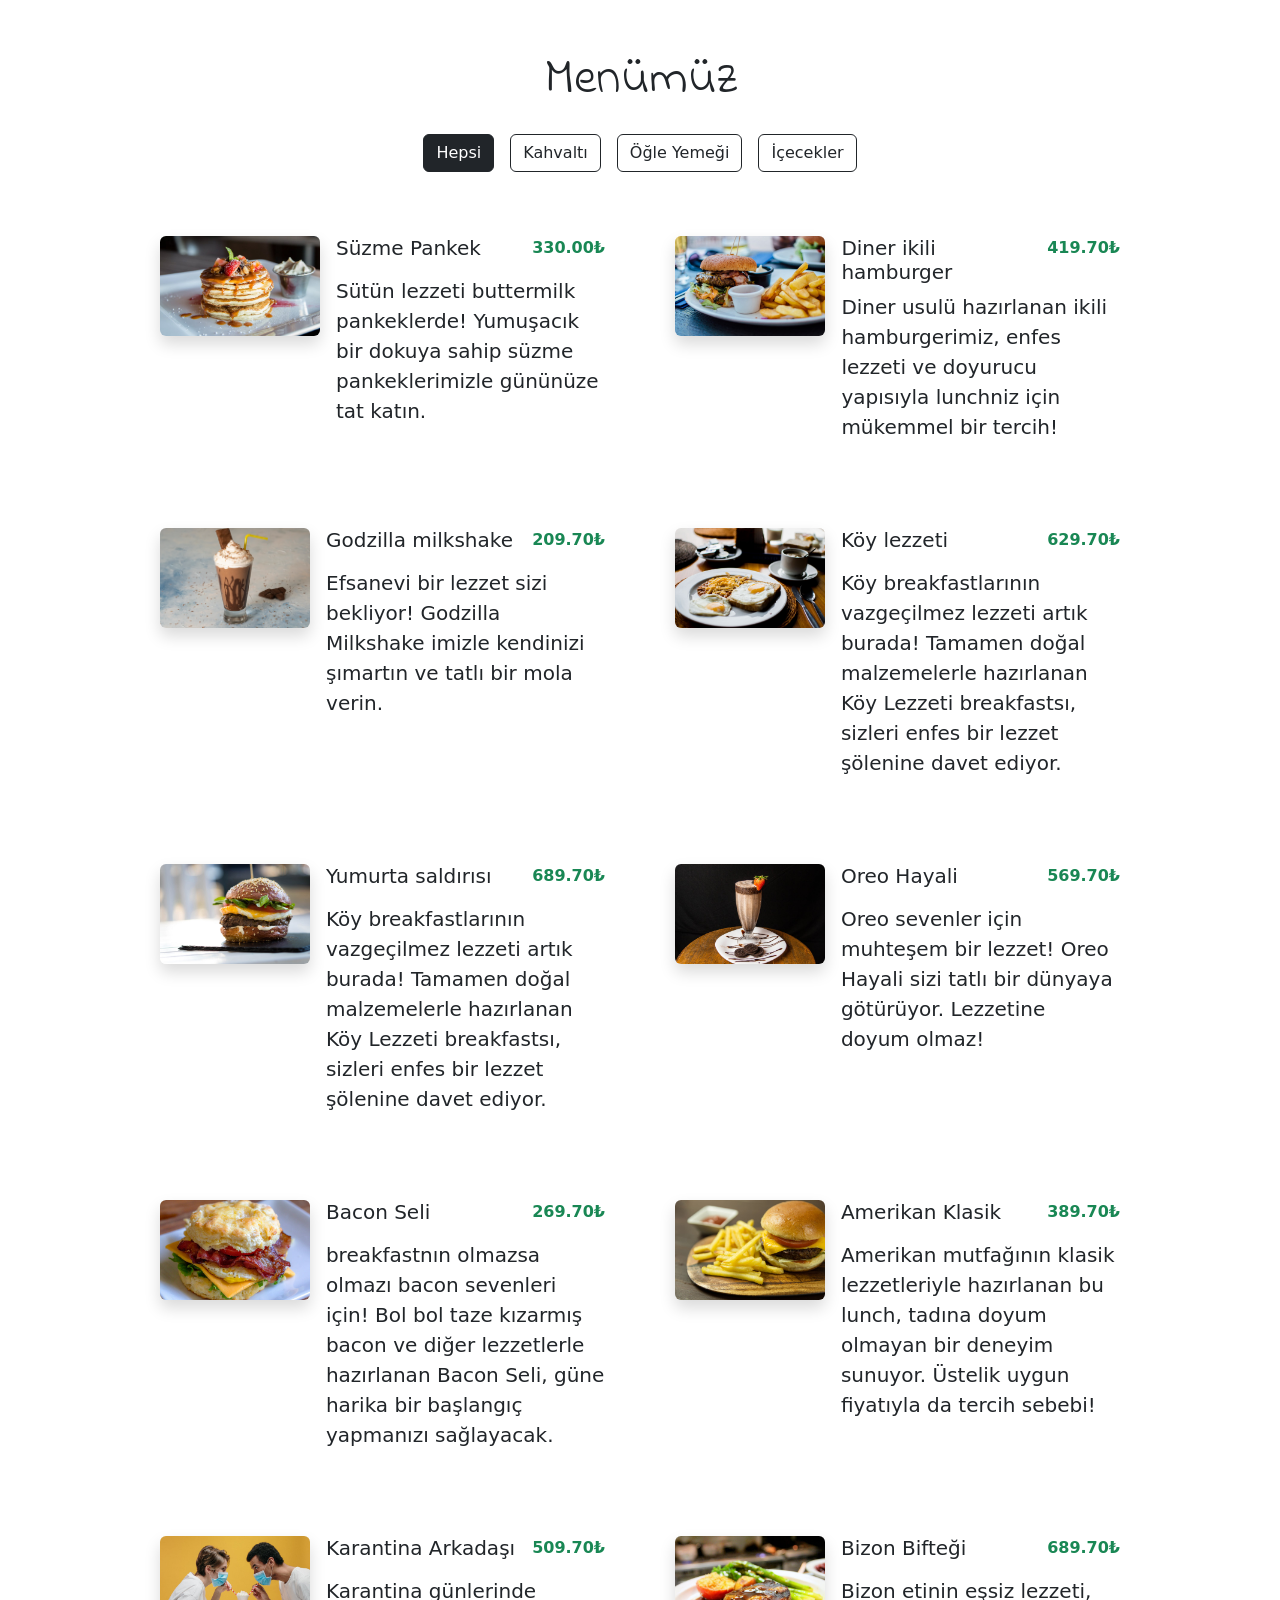
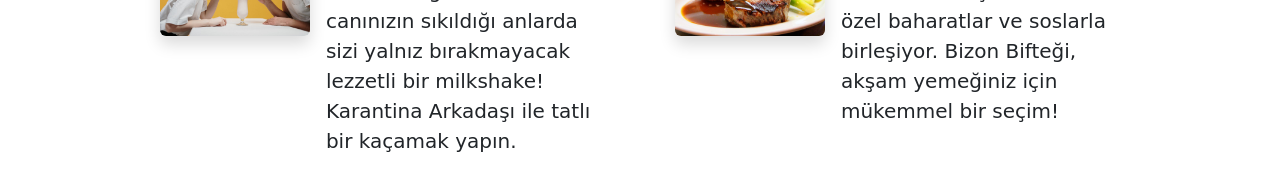
<file: index.html>
<!DOCTYPE html>
<html lang="en">
  <head>
    <meta charset="UTF-8" />
    <meta
      name="viewport"
      content="width=device-width, initial-scale=1.0"
    />
    <title>Document</title>

    <link
      rel="stylesheet"
      href="https://cdnjs.cloudflare.com/ajax/libs/bootstrap/5.3.2/css/bootstrap.min.css"
    />
    <link rel="stylesheet" href="style.css" />
  </head>
  <body>
    <!-- başlık -->
    <h1 class="heading">Menümüz</h1>

    <!-- butonlar -->
    <div
      id="buttons"
      class="d-flex justify-content-center gap-3 my-4"
    >
     
    </div>

    <!-- menü listesi -->
    <div id="menu-list">
      
    </div>

    <script src="main.js" type="module"></script>
  </body>
</html>
</file>
<file: style.css>
@import url('https://fonts.googleapis.com/css2?family=Indie+Flower&family=Poppins:wght@100;200;300;400;500;600;700;800;900&display=swap');

body {
  font: 'poppins';
}

.heading {
  font-family: 'indie flower';
  text-align: center;
  margin-top: 50px;
  font-size: 50px;
}

#menu-list {
  display: grid;
  padding: 40px 160px 0;
  justify-content: center;
  grid-template-columns: repeat(auto-fit, minmax(400px, 1fr));
  gap: 70px;
}

#card img {
  width: 160px;
  height: 100px;
  object-fit: cover;
}

@media (max-width: 769px) {
  #card {
    max-width: 400px;
  }

  #card img {
    width: 100%;
    height: 240px;
  }
}
</file>
